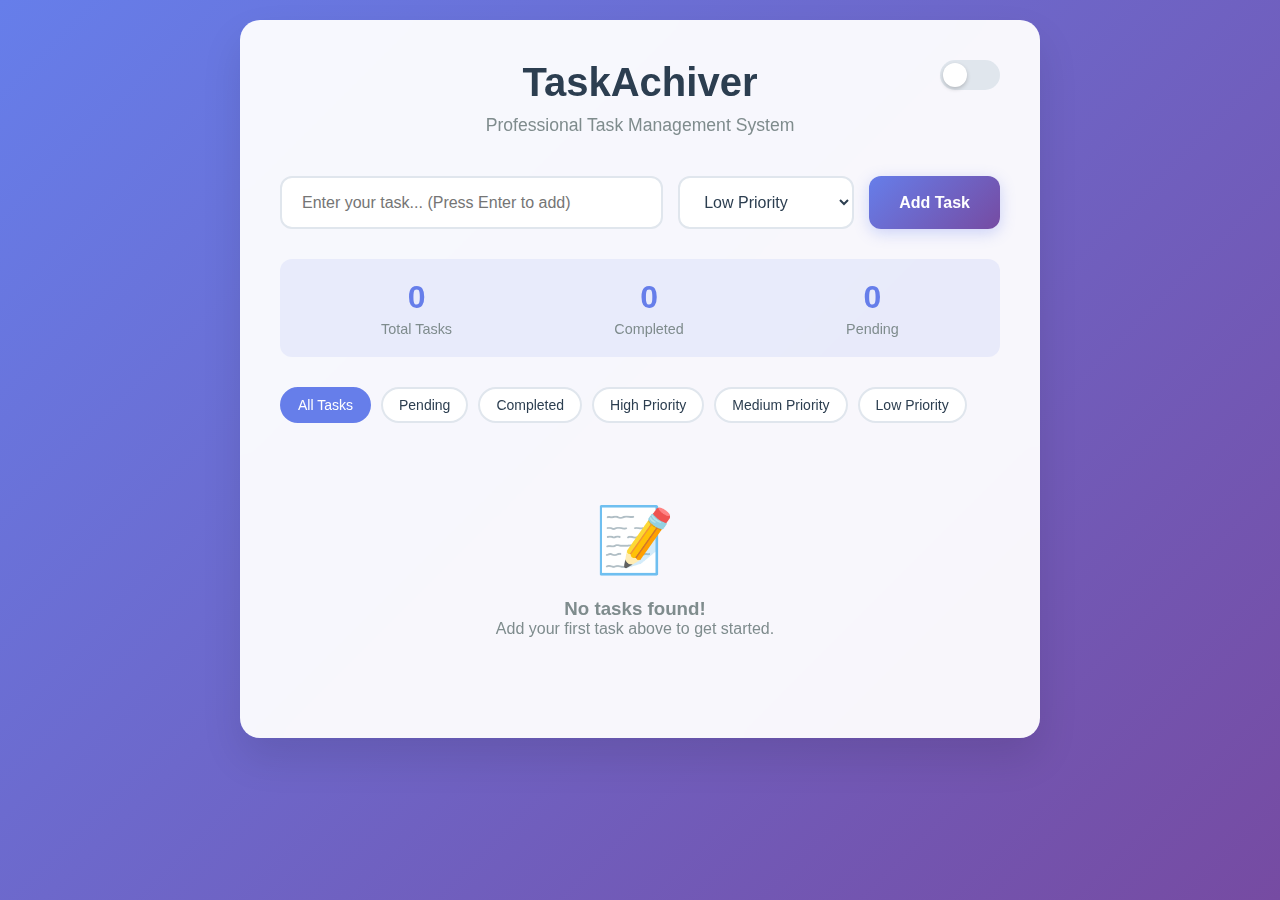
<file: index.html>
<!DOCTYPE html>
<html lang="en">
<head>
    <meta charset="UTF-8">
    <meta name="viewport" content="width=device-width, initial-scale=1.0">
    <title>TaskAchiver - Professional Todo Manager</title>
    <link rel="stylesheet" href="todo.css">
    <script src="To-do.js" defer></script>
    <style>
        
    </style>
</head>
<body>
    <div class="container">
        <div class="header">
            <div class="theme-toggle" onclick="toggleTheme()"></div>
            <h1>TaskAchiver</h1>
            <p>Professional Task Management System</p>
        </div>

        <div class="input-section">
            <input type="text" class="task-input" placeholder="Enter your task... (Press Enter to add)" id="taskInput">
            <select class="priority-select" id="prioritySelect">
                <option value="low">Low Priority</option>
                <option value="medium">Medium Priority</option>
                <option value="high">High Priority</option>
            </select>
            <button class="add-btn" onclick="addTask()">Add Task</button>
        </div>

        <div class="stats">
            <div class="stat-item">
                <div class="stat-number" id="totalTasks">0</div>
                <div class="stat-label">Total Tasks</div>
            </div>
            <div class="stat-item">
                <div class="stat-number" id="completedTasks">0</div>
                <div class="stat-label">Completed</div>
            </div>
            <div class="stat-item">
                <div class="stat-number" id="pendingTasks">0</div>
                <div class="stat-label">Pending</div>
            </div>
        </div>

        <div class="filters">
            <button class="filter-btn active" onclick="filterTasks('all')">All Tasks</button>
            <button class="filter-btn" onclick="filterTasks('pending')">Pending</button>
            <button class="filter-btn" onclick="filterTasks('completed')">Completed</button>
            <button class="filter-btn" onclick="filterTasks('high')">High Priority</button>
            <button class="filter-btn" onclick="filterTasks('medium')">Medium Priority</button>
            <button class="filter-btn" onclick="filterTasks('low')">Low Priority</button>
        </div>

        <div class="todo-list" id="todoList">
            <div class="empty-state">
                <div style="font-size: 4rem; margin-bottom: 20px;">📝</div>
                <h3>No tasks yet!</h3>
                <p>Add your first task above to get started with TaskAchiver.</p>
            </div>
        </div>
    </div>

    <script>
        
    </script>
</body>
</html>
</file>
<file: todo.css>
* {
            margin: 0;
            padding: 0;
            box-sizing: border-box;
        }

        body {
            font-family: 'Segoe UI', Tahoma, Geneva, Verdana, sans-serif;
            background: linear-gradient(135deg, #667eea 0%, #764ba2 100%);
            min-height: 100vh;
            padding: 20px;
            transition: all 0.3s ease;
        }

        body.dark-mode {
            background: linear-gradient(135deg, #1a1a2e 0%, #16213e 100%);
        }

        .container {
            max-width: 800px;
            margin: 0 auto;
            background: rgba(255, 255, 255, 0.95);
            backdrop-filter: blur(10px);
            border-radius: 20px;
            box-shadow: 0 20px 40px rgba(0, 0, 0, 0.1);
            padding: 40px;
            transition: all 0.3s ease;
        }

        .dark-mode .container {
            background: rgba(30, 30, 46, 0.95);
            box-shadow: 0 20px 40px rgba(0, 0, 0, 0.3);
        }

        .header {
            text-align: center;
            margin-bottom: 40px;
            position: relative;
        }

        .header h1 {
            color: #2c3e50;
            font-size: 2.5rem;
            font-weight: 700;
            margin-bottom: 10px;
            transition: all 0.3s ease;
        }

        .dark-mode .header h1 {
            color: #e0e6ed;
        }

        .header p {
            color: #7f8c8d;
            font-size: 1.1rem;
            transition: all 0.3s ease;
        }

        .dark-mode .header p {
            color: #a0a6b0;
        }

        .theme-toggle {
            position: absolute;
            top: 0;
            right: 0;
            width: 60px;
            height: 30px;
            background: #e0e6ed;
            border-radius: 15px;
            cursor: pointer;
            transition: all 0.3s ease;
            display: flex;
            align-items: center;
            padding: 3px;
        }

        .dark-mode .theme-toggle {
            background: #4a5568;
        }

        .theme-toggle::before {
            content: '☀️';
            font-size: 16px;
            transition: all 0.3s ease;
        }

        .dark-mode .theme-toggle::before {
            content: '🌙';
        }

        .theme-toggle::after {
            content: '';
            width: 24px;
            height: 24px;
            background: white;
            border-radius: 50%;
            position: absolute;
            transition: all 0.3s ease;
            box-shadow: 0 2px 4px rgba(0, 0, 0, 0.2);
        }

        .dark-mode .theme-toggle::after {
            transform: translateX(30px);
            background: #2d3748;
        }

        .input-section {
            display: flex;
            gap: 15px;
            margin-bottom: 30px;
            flex-wrap: wrap;
        }

        .task-input {
            flex: 1;
            min-width: 250px;
            padding: 15px 20px;
            border: 2px solid #e0e6ed;
            border-radius: 12px;
            font-size: 16px;
            outline: none;
            transition: all 0.3s ease;
            background: white;
            color: #2c3e50;
        }

        .dark-mode .task-input {
            background: #2d3748;
            border-color: #4a5568;
            color: #e0e6ed;
        }

        .task-input:focus {
            border-color: #667eea;
            box-shadow: 0 0 0 3px rgba(102, 126, 234, 0.1);
        }

        .dark-mode .task-input:focus {
            border-color: #805ad5;
            box-shadow: 0 0 0 3px rgba(128, 90, 213, 0.2);
        }

        .priority-select {
            padding: 15px 20px;
            border: 2px solid #e0e6ed;
            border-radius: 12px;
            font-size: 16px;
            outline: none;
            cursor: pointer;
            background: white;
            transition: all 0.3s ease;
            color: #2c3e50;
        }

        .dark-mode .priority-select {
            background: #2d3748;
            border-color: #4a5568;
            color: #e0e6ed;
        }

        .priority-select:focus {
            border-color: #667eea;
            box-shadow: 0 0 0 3px rgba(102, 126, 234, 0.1);
        }

        .dark-mode .priority-select:focus {
            border-color: #805ad5;
            box-shadow: 0 0 0 3px rgba(128, 90, 213, 0.2);
        }

        .add-btn {
            padding: 15px 30px;
            background: linear-gradient(135deg, #667eea 0%, #764ba2 100%);
            color: white;
            border: none;
            border-radius: 12px;
            font-size: 16px;
            font-weight: 600;
            cursor: pointer;
            transition: all 0.3s ease;
            box-shadow: 0 4px 15px rgba(102, 126, 234, 0.3);
        }

        .dark-mode .add-btn {
            background: linear-gradient(135deg, #805ad5 0%, #9f7aea 100%);
            box-shadow: 0 4px 15px rgba(128, 90, 213, 0.3);
        }

        .add-btn:hover {
            transform: translateY(-2px);
            box-shadow: 0 6px 20px rgba(102, 126, 234, 0.4);
        }

        .dark-mode .add-btn:hover {
            box-shadow: 0 6px 20px rgba(128, 90, 213, 0.4);
        }

        .stats {
            display: flex;
            justify-content: space-around;
            margin-bottom: 30px;
            padding: 20px;
            background: rgba(102, 126, 234, 0.1);
            border-radius: 12px;
            transition: all 0.3s ease;
        }

        .dark-mode .stats {
            background: rgba(128, 90, 213, 0.2);
        }

        .stat-item {
            text-align: center;
        }

        .stat-number {
            font-size: 2rem;
            font-weight: 700;
            color: #667eea;
            transition: all 0.3s ease;
        }

        .dark-mode .stat-number {
            color: #805ad5;
        }

        .stat-label {
            color: #7f8c8d;
            font-size: 0.9rem;
            margin-top: 5px;
            transition: all 0.3s ease;
        }

        .dark-mode .stat-label {
            color: #a0a6b0;
        }

        .filters {
            display: flex;
            gap: 10px;
            margin-bottom: 20px;
            flex-wrap: wrap;
        }

        .filter-btn {
            padding: 8px 16px;
            border: 2px solid #e0e6ed;
            background: white;
            border-radius: 20px;
            cursor: pointer;
            transition: all 0.3s ease;
            font-size: 14px;
            color: #2c3e50;
        }

        .dark-mode .filter-btn {
            background: #2d3748;
            border-color: #4a5568;
            color: #e0e6ed;
        }

        .filter-btn.active {
            background: #667eea;
            color: white;
            border-color: #667eea;
        }

        .dark-mode .filter-btn.active {
            background: #805ad5;
            border-color: #805ad5;
        }

        .todo-list {
            max-height: 400px;
            overflow-y: auto;
            padding-right: 10px;
        }

        .todo-item {
            display: flex;
            align-items: center;
            gap: 15px;
            padding: 20px;
            margin-bottom: 15px;
            background: white;
            border-radius: 12px;
            border: 2px solid #f8f9fa;
            transition: all 0.3s ease;
            animation: slideIn 0.3s ease-out;
        }

        .dark-mode .todo-item {
            background: #2d3748;
            border-color: #4a5568;
        }

        .todo-item:hover {
            border-color: #667eea;
            transform: translateY(-2px);
            box-shadow: 0 5px 15px rgba(0, 0, 0, 0.1);
        }

        .dark-mode .todo-item:hover {
            border-color: #805ad5;
            box-shadow: 0 5px 15px rgba(0, 0, 0, 0.3);
        }

        .todo-item.completed {
            opacity: 0.7;
            background: #f8f9fa;
        }

        .dark-mode .todo-item.completed {
            background: #1a202c;
        }

        .todo-item.completed .todo-text {
            text-decoration: line-through;
            color: #7f8c8d;
        }

        .dark-mode .todo-item.completed .todo-text {
            color: #718096;
        }

        .todo-checkbox {
            width: 20px;
            height: 20px;
            border: 2px solid #ddd;
            border-radius: 50%;
            cursor: pointer;
            transition: all 0.3s ease;
            flex-shrink: 0;
        }

        .todo-checkbox.checked {
            background: #27ae60;
            border-color: #27ae60;
            position: relative;
        }

        .todo-checkbox.checked::after {
            content: '✓';
            position: absolute;
            top: 50%;
            left: 50%;
            transform: translate(-50%, -50%);
            color: white;
            font-size: 12px;
            font-weight: bold;
        }

        .todo-text {
            flex: 1;
            font-size: 16px;
            color: #2c3e50;
            font-weight: 500;
            transition: all 0.3s ease;
        }

        .dark-mode .todo-text {
            color: #e0e6ed;
        }

        .priority-badge {
            padding: 4px 12px;
            border-radius: 20px;
            font-size: 12px;
            font-weight: 600;
            text-transform: uppercase;
            letter-spacing: 0.5px;
        }

        .priority-high {
            background: #e74c3c;
            color: white;
        }

        .priority-medium {
            background: #f39c12;
            color: white;
        }

        .priority-low {
            background: #27ae60;
            color: white;
        }

        .delete-btn {
            padding: 8px 12px;
            background: #e74c3c;
            color: white;
            border: none;
            border-radius: 8px;
            cursor: pointer;
            font-size: 12px;
            transition: all 0.3s ease;
            opacity: 0.7;
        }

        .delete-btn:hover {
            opacity: 1;
            transform: scale(1.05);
        }

        .empty-state {
            text-align: center;
            padding: 60px 20px;
            color: #7f8c8d;
            transition: all 0.3s ease;
        }

        .dark-mode .empty-state {
            color: #a0a6b0;
        }

        .empty-state img {
            width: 100px;
            height: 100px;
            margin-bottom: 20px;
            opacity: 0.5;
        }

        @keyframes slideIn {
            from {
                opacity: 0;
                transform: translateY(20px);
            }
            to {
                opacity: 1;
                transform: translateY(0);
            }
        }

        .todo-list::-webkit-scrollbar {
            width: 8px;
        }

        .todo-list::-webkit-scrollbar-track {
            background: #f1f1f1;
            border-radius: 10px;
        }

        .todo-list::-webkit-scrollbar-thumb {
            background: #667eea;
            border-radius: 10px;
        }

        .dark-mode .todo-list::-webkit-scrollbar-thumb {
            background: #805ad5;
        }

        .dark-mode .todo-list::-webkit-scrollbar-track {
            background: #2d3748;
        }

        @media (max-width: 768px) {
            .container {
                padding: 20px;
            }
            
            .input-section {
                flex-direction: column;
            }
            
            .task-input {
                min-width: 100%;
            }
            
            .stats {
                flex-direction: column;
                gap: 15px;
            }
        }
</file>
